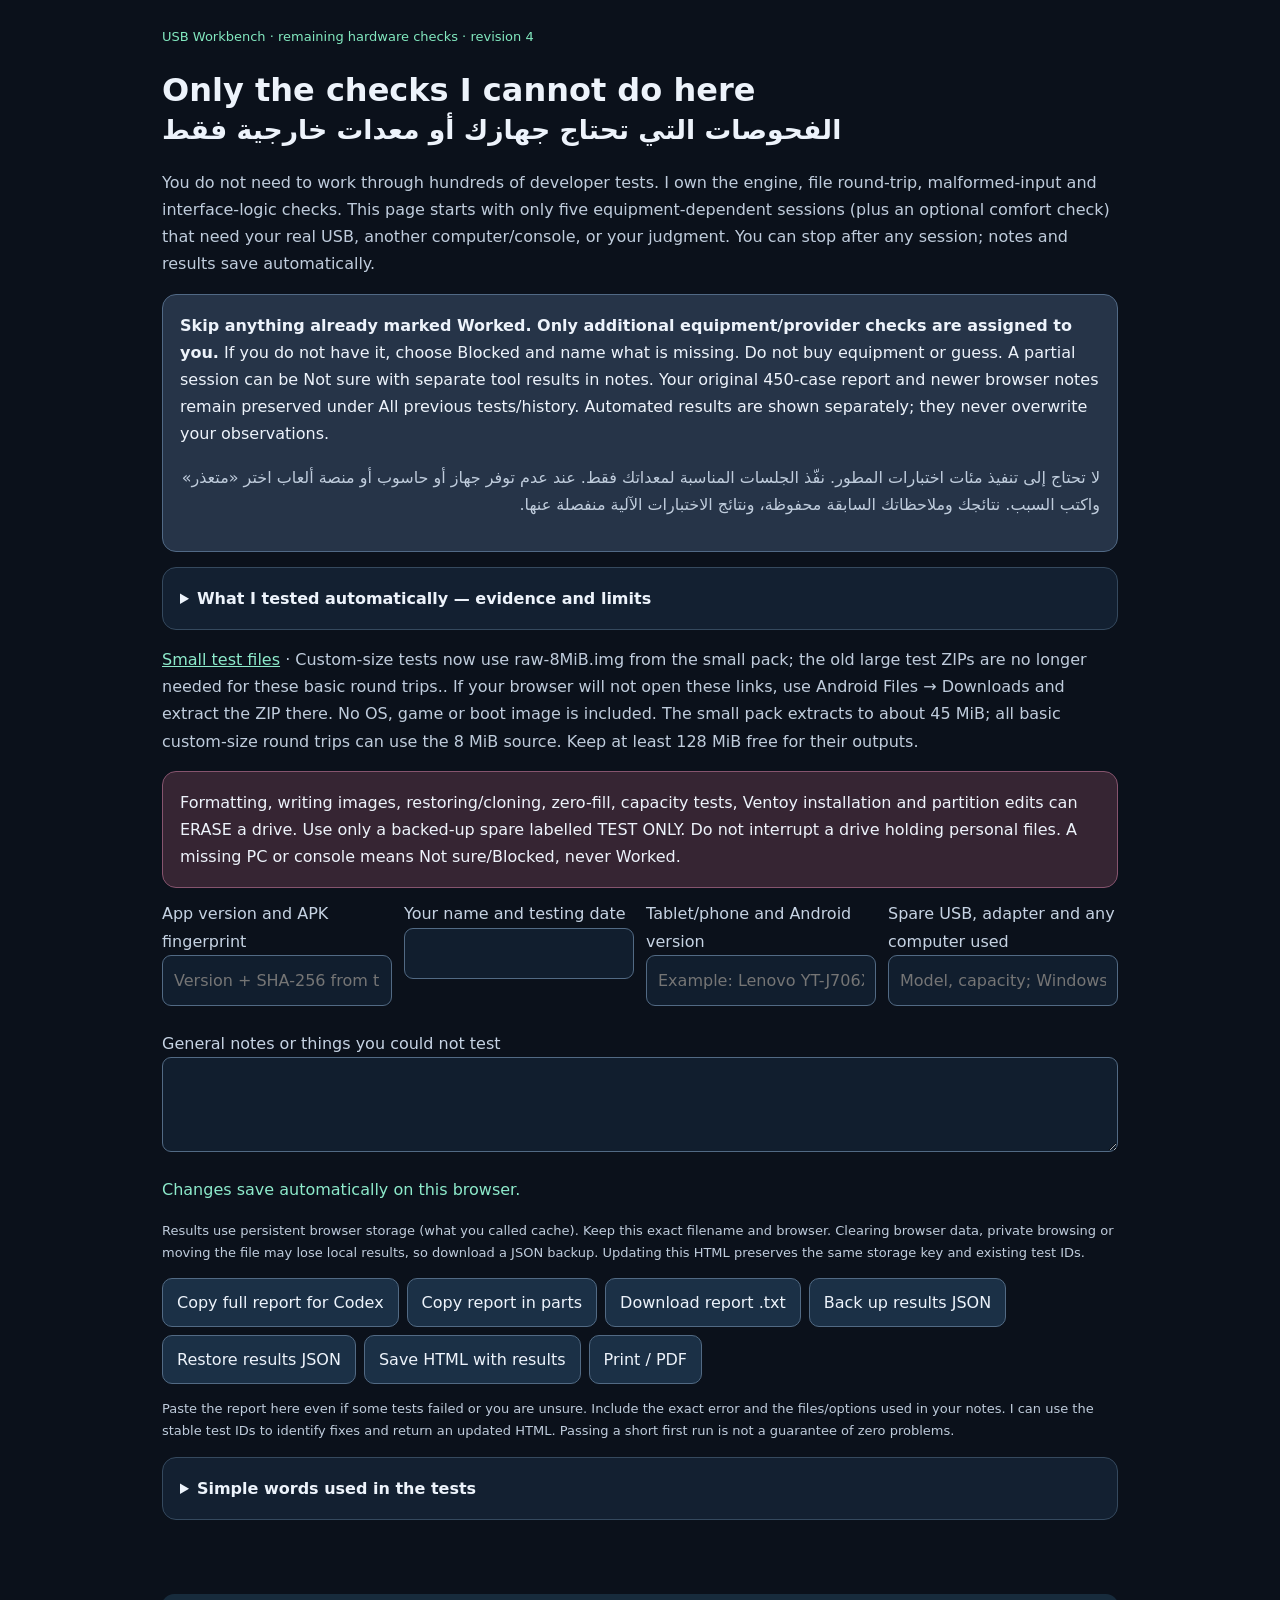
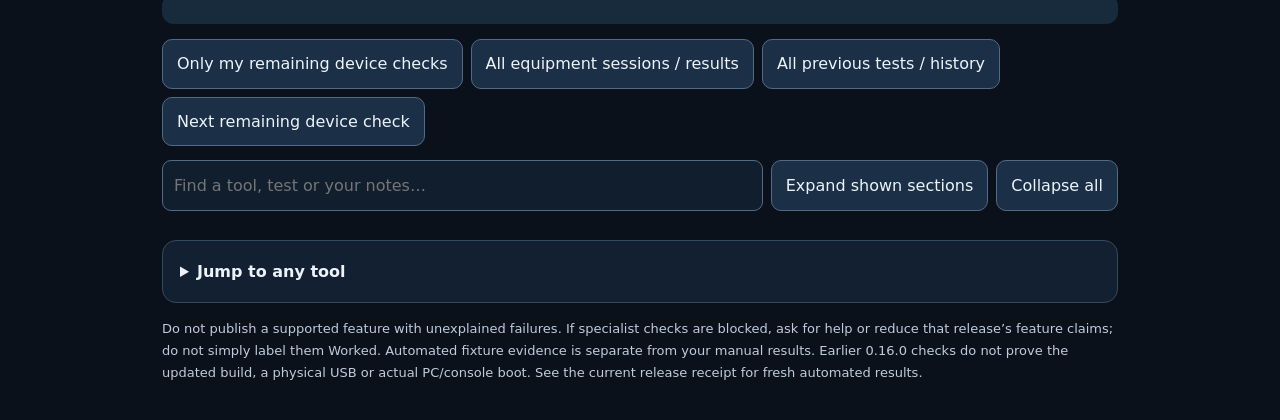
<file: tools/manual_notebook.html>
<!doctype html><html lang="en"><meta charset="utf-8"><meta name="viewport" content="width=device-width,initial-scale=1"><title>USB tests — step by step</title>
<style>
:root{color-scheme:dark}*{box-sizing:border-box}body{margin:0;background:#0b111b;color:#edf3fb;font:16px/1.7 system-ui,sans-serif}header,main{max-width:1000px;padding:22px;margin:auto}h1{font-size:32px;line-height:1.2}h2{font-size:21px}h3{font-size:18px;margin:0}p,li{overflow-wrap:anywhere}p{color:#bfccdc}.notice{padding:17px;background:#263448;border:1px solid #516985;border-radius:14px}.danger{background:#362533;border-color:#86546e}button,input,textarea{font:inherit}button{border:1px solid #526a84;border-radius:10px;padding:10px 14px;color:#edf3fb;background:#1b3046;min-height:46px;cursor:pointer}button.selected,button[aria-pressed=true]{background:#154c41;border-color:#79e9bf}button.fail.selected{background:#642a36}button.unsure.selected{background:#695021}button:focus,input:focus,textarea:focus,summary:focus{outline:3px solid #79e9bf;outline-offset:2px}input,textarea{padding:11px;width:100%;color:#edf3fb;background:#111e2e;border:1px solid #526a84;border-radius:9px}textarea{min-height:95px;resize:vertical}label{display:block;margin:12px 0;color:#c6d3e3}a{color:#8deacb}summary{padding:17px;cursor:pointer;font-weight:bold}details{margin:15px 0;border:1px solid #35495e;border-radius:14px;background:#132031}.inside{padding:0 18px 18px}.case{border-top:1px solid #40546a;padding:20px 0}.case p{margin:9px 0}.case li{margin:10px 0}.toolbar,.chips{display:flex;gap:8px;flex-wrap:wrap;margin:14px 0}.toolbar input{flex:1;min-width:190px}.meta{display:grid;grid-template-columns:repeat(auto-fit,minmax(230px,1fr));gap:12px}.tag{font-size:13px;color:#82e8bf}.small{font-size:13px}.scope{padding:12px;background:#0e1928;border-radius:10px;font-size:14px}.ar{direction:rtl}.hidden,[hidden]{display:none!important}#stats{background:#172b3c;border-radius:12px;padding:15px;margin:15px 0}#reporttext{min-height:320px;white-space:pre;font:13px/1.5 monospace}.toc{columns:2;column-width:230px}.toc a{display:block;padding:5px}.why{border-left:3px solid #70d6ad;padding-left:12px}#save-status{color:#8deacb}@media print{body,details{background:white;color:black}p,label{color:#222}.toolbar,.chips{display:none}details:not([open])>.inside{display:block}textarea,input{color:black;background:white}article{break-inside:avoid}.notice,.scope,#stats{color:black;background:#eee}header,main{max-width:none}}
</style>
<header>
<span class="tag">USB Workbench · remaining hardware checks · revision 4</span><h1>Only the checks I cannot do here<br><small>الفحوصات التي تحتاج جهازك أو معدات خارجية فقط</small></h1>
<p>You do not need to work through hundreds of developer tests. I own the engine, file round-trip, malformed-input and interface-logic checks. This page starts with only five equipment-dependent sessions (plus an optional comfort check) that need your real USB, another computer/console, or your judgment. You can stop after any session; notes and results save automatically.</p>
<div class="notice"><strong>Skip anything already marked Worked. Only additional equipment/provider checks are assigned to you.</strong> If you do not have it, choose Blocked and name what is missing. Do not buy equipment or guess. A partial session can be Not sure with separate tool results in notes. Your original 450-case report and newer browser notes remain preserved under All previous tests/history. Automated results are shown separately; they never overwrite your observations.<p class="ar">لا تحتاج إلى تنفيذ مئات اختبارات المطور. نفّذ الجلسات المناسبة لمعداتك فقط. عند عدم توفر جهاز أو حاسوب أو منصة ألعاب اختر «متعذر» واكتب السبب. نتائجك وملاحظاتك السابقة محفوظة، ونتائج الاختبارات الآلية منفصلة عنها.</p></div>
<details><summary>What I tested automatically — evidence and limits</summary><div class="inside" id="automation-evidence"></div></details>
<p><a href="USB-Test-Files.zip">Small test files</a> · Custom-size tests now use raw-8MiB.img from the small pack; the old large test ZIPs are no longer needed for these basic round trips.. If your browser will not open these links, use Android Files → Downloads and extract the ZIP there. No OS, game or boot image is included. The small pack extracts to about 45 MiB; all basic custom-size round trips can use the 8 MiB source. Keep at least 128 MiB free for their outputs.</p>
<div class="notice danger">Formatting, writing images, restoring/cloning, zero-fill, capacity tests, Ventoy installation and partition edits can ERASE a drive. Use only a backed-up spare labelled TEST ONLY. Do not interrupt a drive holding personal files. A missing PC or console means Not sure/Blocked, never Worked.</div>
<div class="meta"><label>App version and APK fingerprint<input data-meta="candidate" placeholder="Version + SHA-256 from the APK receipt"></label><label>Your name and testing date<input data-meta="tester"></label><label>Tablet/phone and Android version<input data-meta="device" placeholder="Example: Lenovo YT-J706X, Android 12"></label><label>Spare USB, adapter and any computer used<input data-meta="hardware" placeholder="Model, capacity; Windows/Linux/macOS if used"></label></div>
<label>General notes or things you could not test<textarea data-meta="notes"></textarea></label>
<p id="save-status" role="status">Changes save automatically on this browser.</p><p id="storage" class="small" role="status">Results use persistent browser storage (what you called cache). Keep this exact filename and browser. Clearing browser data, private browsing or moving the file may lose local results, so download a JSON backup. Updating this HTML preserves the same storage key and existing test IDs.</p>
<div class="toolbar"><button id="copyreport">Copy full report for Codex</button><button id="copypart">Copy report in parts</button><button id="downloadreport">Download report .txt</button><button id="export">Back up results JSON</button><button id="import">Restore results JSON</button><button id="savehtml">Save HTML with results</button><button id="print">Print / PDF</button><input id="importfile" hidden type="file" accept="application/json,.json"></div>
<div id="reportbox" hidden><label>Full report — if automatic copy is blocked, select all this text and Copy<textarea id="reporttext" readonly></textarea></label><p id="copy-status" role="status"></p></div>
<p class="small">Paste the report here even if some tests failed or you are unsure. Include the exact error and the files/options used in your notes. I can use the stable test IDs to identify fixes and return an updated HTML. Passing a short first run is not a guarantee of zero problems.</p>
<details><summary>Simple words used in the tests</summary><div class="inside"><p><strong>SHA-256 / fingerprint:</strong> 64 letters/numbers identifying a file’s exact bytes. The pack’s HASHES.txt lists the correct values. Compare using the app’s SHA-256 checksum tool; the complete value must match.</p><p><strong>Image:</strong> a file containing disk or archive data. Our samples are generated data, not bootable systems.</p><p><strong>Partition:</strong> a section of a drive. Usually select 1 for a whole drive image or normal single-partition USB. Select 0 only when the guide explicitly says the sample has no partition table.</p><p><strong>MBR / GPT:</strong> two ways a drive describes its partitions. Changing them can affect booting; use a spare.</p><p><strong>Independent check:</strong> open the output in Android Files, another program or a real computer. The app’s own “success” message is only one part of checking it.</p><p><strong>Not sure:</strong> you tried but cannot decide, or checked only part of the result. <strong>Blocked:</strong> you cannot run a required test because equipment/files/access are missing. Explain in notes. <strong>Not applicable:</strong> outside the features you will publish, with a reason; it is not a shortcut around a supported tool.</p></div></details>
</header>
<main><div id="stats" role="status"></div><div class="toolbar"><button id="remaining">Only my remaining device checks</button><button id="guided">All equipment sessions / results</button><button id="alltests">All previous tests / history</button><button id="nexttest">Next remaining device check</button></div><div class="toolbar"><input id="search" type="search" placeholder="Find a tool, test or your notes…"><button id="expand">Expand shown sections</button><button id="collapse">Collapse all</button></div><div id="filters" class="chips"></div><details><summary>Jump to any tool</summary><div class="inside toc" id="toolnav"></div></details><div id="sections"></div><p class="small">Do not publish a supported feature with unexplained failures. If specialist checks are blocked, ask for help or reduce that release’s feature claims; do not simply label them Worked. Automated fixture evidence is separate from your manual results. Earlier 0.16.0 checks do not prove the updated build, a physical USB or actual PC/console boot. See the current release receipt for fresh automated results.</p></main>
<script id="saved-results" type="application/json">{}</script><script>
var SECTIONS=__DATA__;
var CURRENT_CANDIDATE=__CANDIDATE__;
var AUTOMATION=__AUTOMATION__;
(function(){'use strict';
var KEY='usbworkbench-manual-tests-v1',allowed={todo:1,pass:1,fail:1,unsure:1,blocked:1,na:1},labels={todo:'Not tested',pass:'Worked',fail:'Did not work',unsure:'Not sure',blocked:'Blocked / need help',na:'Not applicable'},filter='all',mode='human',reportParts=null,partIndex=0,state={schema:1,updated:0,meta:{},cases:{},tools:{}};
var $=function(id){return document.getElementById(id);};
function esc(s){return String(s||'').replace(/[&<>"']/g,function(c){return {'&':'&amp;','<':'&lt;','>':'&gt;','"':'&quot;',"'":'&#39;'}[c];});}
function valid(s){if(!s||s.schema!==1||!s.cases||!s.meta||!s.tools)throw Error('Unrecognized backup');var out={schema:1,updated:Number(s.updated)||0,meta:{},cases:{},tools:{}};['candidate','tester','device','hardware','notes'].forEach(function(k){out.meta[k]=String(s.meta[k]||'').slice(0,100000);});SECTIONS.forEach(function(g){out.tools[g.id]=String(s.tools[g.id]||'').slice(0,100000);g.cases.forEach(function(c){var v=s.cases[c.id];if(v)out.cases[c.id]={status:Object.prototype.hasOwnProperty.call(allowed,v.status)?v.status:'todo',notes:String(v.notes||'').slice(0,100000),candidate:String(v.candidate||'').slice(0,1000),testedAt:Number(v.testedAt)||0};});});return out;}
try{var seed=JSON.parse($('saved-results').textContent);if(seed.schema===1)state=valid(seed);}catch(e){}
try{var saved=JSON.parse(localStorage.getItem(KEY));if(saved){var cached=valid(saved);SECTIONS.forEach(function(g){if(Object.prototype.hasOwnProperty.call(cached.tools,g.id)&&(cached.updated>state.updated||cached.tools[g.id]))state.tools[g.id]=cached.tools[g.id];g.cases.forEach(function(c){var x=cached.cases[c.id],y=state.cases[c.id];if(x&&(!y||x.testedAt>=y.testedAt||cached.updated>state.updated))state.cases[c.id]=x;});});['tester','device','hardware','notes'].forEach(function(k){if(cached.updated>state.updated||cached.meta[k])state.meta[k]=cached.meta[k];});state.updated=Math.max(state.updated,cached.updated);}}catch(e){$('storage').textContent='Storage unavailable. Download JSON or save the HTML with results before closing.';}
state.meta.candidate=CURRENT_CANDIDATE;
function get(id){return state.cases[id]||{status:'todo',notes:'',candidate:'',testedAt:0};}
function stale(v,c){return v.status==='pass'&&v.candidate!==state.meta.candidate&&(!c||c.needsRetest);}
function unfinished(c,v){return !(v.status==='pass'&&!stale(v,c))&&!(v.status==='na'&&v.notes.trim());}
function persist(){reportParts=null;partIndex=0;$('copypart').textContent='Copy report in parts';state.updated=Date.now();try{localStorage.setItem(KEY,JSON.stringify(state));$('save-status').textContent='Saved on this browser at '+new Date(state.updated).toLocaleTimeString()+'.';}catch(e){$('save-status').textContent='Automatic save failed — use JSON backup or Save HTML now.';}stats();}
function stats(){var total=0,done=0,blocked=0,old=0,reason=0,untested=0;SECTIONS.forEach(function(g){g.cases.forEach(function(c){var v=get(c.id);if(!c.humanOnly||c.optional)return;total++;if(stale(v,c))old++;if(v.status==='na'&&!v.notes.trim())reason++;if(v.status==='pass'&&!stale(v,c)||v.status==='na'&&v.notes.trim())done++;if(v.status==='blocked')blocked++;});});$('stats').textContent='Your device-only sessions: '+done+' / '+total+' completed · '+blocked+' blocked by equipment/access. Sessions combine related tools; list individual successes and problems in notes. Developer checks and your old results are kept separately. '+old+' need retesting; '+reason+' N/A cases need a reason. Missing hardware checks are not silently marked passed.';}

function steps(c){return Array.isArray(c.steps)?'<ol>'+c.steps.map(function(s){return '<li>'+esc(s)+'</li>';}).join('')+'</ol>':'<p>'+esc(c.steps)+'</p>';}
function render(){var q=$('search').value.toLowerCase(),html='';SECTIONS.forEach(function(g){var cs=g.cases.filter(function(c){var v=get(c.id);return(mode==='all'||mode==='human'&&c.humanOnly&&!c.optional&&unfinished(c,v)||mode==='sessions'&&c.humanOnly)&&(filter==='all'||v.status===filter||filter==='todo'&&stale(v,c))&&(!q||(g.name+' '+c.title+' '+c.steps+' '+c.why+' '+c.need+' '+v.notes+' '+(state.tools[g.id]||'')).toLowerCase().indexOf(q)>=0);});if(!cs.length)return;
html+='<details id="group-'+g.id+'"><summary>'+esc(g.name)+' · '+cs.length+'</summary><div class="inside">'+(g.scope?'<details class="scope"><summary>Supported scope / النطاق المدعوم</summary>'+esc(g.scope[0])+'<p class="ar">'+esc(g.scope[1])+'</p></details>':'')+'<label>Notes for this tool or section<textarea data-tool="'+g.id+'">'+esc(state.tools[g.id]||'')+'</textarea></label>';
cs.forEach(function(c){var v=get(c.id);html+='<article class="case" id="case-'+c.id+'"><span class="tag">'+esc(c.id)+(c.humanOnly?' · Needs your equipment / judgment':' · Developer-owned / historical')+'</span><h3>'+esc(c.title)+'</h3><p class="why"><strong>Why test this?</strong> '+esc(c.why||g.why||'This checks a failure path or compatibility claim beyond the basic example. Ask the developer if the specialist steps are unfamiliar.')+'</p>'+(c.need?'<p><strong>Before you start:</strong> '+esc(c.need)+'</p>':'')+(c.developerOwned?'<p class="notice">'+esc(c.automationScope)+'<br>Related fixture suites: '+esc((c.automationSuites||[]).join(', ')||'See developer evidence / release review')+'</p>':'')+'<strong>Do these steps:</strong>'+steps(c)+'<p><strong>It worked only if:</strong> '+esc(c.expected)+'</p>'+(c.extra?'<div class="notice">'+esc(c.extra)+'</div>':'')+(stale(v,c)?'<p class="notice danger">This passed on another candidate. Retest before marking the new version Worked.</p>':'')+'<div class="toolbar result">'+Object.keys(labels).map(function(k){return '<button class="'+k+' '+(v.status===k?'selected':'')+'" aria-pressed="'+(v.status===k)+'" data-case="'+c.id+'" data-status="'+k+'">'+esc(labels[k])+'</button>';}).join('')+'</div><label>Your notes — chosen file/USB/options, what happened, exact error, screenshot filename<textarea data-notes="'+c.id+'" placeholder="Example: NTFS, GPT, 16 GB spare; stopped during verification; error ...">'+esc(v.notes)+'</textarea></label></article>';});html+='</div></details>';});$('sections').innerHTML=html||'<p>No matching tests. Try All checks or clear the search.</p>';stats();}
$('automation-evidence').innerHTML='<p>'+esc(AUTOMATION.summary||'Evidence is being generated; do not infer passes.')+'</p><p>Exact candidate: '+esc(AUTOMATION.candidate||CURRENT_CANDIDATE)+'</p><ul>'+(AUTOMATION.runs||[]).map(function(r){return '<li>'+esc(r.label||r.script||r.name)+': '+(r.exitCode===0?'PASS':'NOT PASSED')+' — '+esc((r.passLines||[]).join('; ')||r.log||'')+'</li>';}).join('')+'</ul><p>These are generated-fixture, code and package checks. They do not prove every provider, USB controller, OS mount, actual boot or accessibility environment. Production signing and specialist release review remain developer work.</p>';
$('filters').innerHTML=[['all','All results'],['todo','Not tested / retest'],['fail','Did not work'],['unsure','Not sure'],['blocked','Blocked'],['pass','Worked'],['na','Not applicable']].map(function(x){return '<button data-filter="'+x[0]+'" aria-pressed="'+(filter===x[0])+'">'+x[1]+'</button>';}).join('');
$('toolnav').innerHTML=SECTIONS.filter(function(g){return g.id.indexOf('tool-')===0&&!g.retired;}).map(function(g){return '<a href="#group-'+g.id+'" data-jump="'+g.id+'">'+esc(g.name)+'</a>';}).join('');
function fields(){Array.prototype.forEach.call(document.querySelectorAll('[data-meta]'),function(el){el.value=state.meta[el.dataset.meta]||'';});}
fields();
document.addEventListener('input',function(e){var el=e.target;if(el.id==='search'){render();return;}if(el.dataset.meta)state.meta[el.dataset.meta]=el.value;else if(el.dataset.tool)state.tools[el.dataset.tool]=el.value;else if(el.dataset.notes){var v=get(el.dataset.notes);state.cases[el.dataset.notes]={status:v.status,notes:el.value,candidate:v.candidate||'',testedAt:v.testedAt||0};}else return;persist();});
document.addEventListener('click',function(e){var a=e.target.closest('[data-jump]');if(a&&a.dataset.jump){mode='all';filter='all';$('search').value='';render();var section=$('group-'+a.dataset.jump);if(section){section.open=true;if(section.scrollIntoView)section.scrollIntoView();}return;}var b=e.target.closest('button');if(!b)return;if(b.dataset.status){if(b.dataset.status==='pass'&&!String(state.meta.candidate||'').trim()){alert('Record the candidate version and APK hash above before marking Worked.');return;}var id=b.dataset.case;state.cases[id]={status:b.dataset.status,notes:get(id).notes,candidate:state.meta.candidate||'',testedAt:Date.now()};Array.prototype.forEach.call(b.parentNode.querySelectorAll('button'),function(x){x.classList.toggle('selected',x===b);x.setAttribute('aria-pressed',x===b?'true':'false');});persist();}else if(b.dataset.filter){filter=b.dataset.filter;Array.prototype.forEach.call($('filters').children,function(x){x.setAttribute('aria-pressed',x===b?'true':'false');});render();}});
function download(name,text,type){var blob=new Blob([text],{type:type}),url=URL.createObjectURL(blob),a=document.createElement('a');a.href=url;a.download=name;document.body.appendChild(a);a.click();a.remove();setTimeout(function(){URL.revokeObjectURL(url);},30000);}
function report(){var lines=['USB WORKBENCH — COMPLETE MANUAL TEST REPORT','Guide revision: 4','Generated: '+new Date().toISOString(),'Candidate: '+(state.meta.candidate||'not recorded'),'Tester/date: '+(state.meta.tester||'not recorded'),'Android/device: '+(state.meta.device||'not recorded'),'USB/adapter/PC: '+(state.meta.hardware||'not recorded'),'General notes: '+(state.meta.notes||'(none)'),'','Every test is listed below, including not tested. Stable IDs refer to USBtests.html. Include the JSON backup when possible. No result below is automatically inferred from previous automated tests.'];lines.push('','AUTOMATED EVIDENCE (separate from manual observations)',JSON.stringify(AUTOMATION,null,2));SECTIONS.forEach(function(g){lines.push('','=== '+g.name+' ===');if(state.tools[g.id])lines.push('TOOL/SECTION NOTES: '+state.tools[g.id]);g.cases.forEach(function(c){var v=get(c.id);if(c.developerOwned)lines.push('OWNER: developer / historical; related fixture suites: '+(c.automationSuites||[]).join(', ')+'; real-hardware checks consolidated into human-only-v4.');lines.push('['+c.id+'] '+labels[v.status]+(stale(v,c)?' — RETEST REQUIRED':'')+' | '+c.title);if(v.testedAt)lines.push('Recorded: '+new Date(v.testedAt).toISOString()+' | Candidate: '+v.candidate);if(v.status==='fail'||v.status==='unsure'||v.status==='blocked')lines.push('Expected: '+c.expected);if(v.notes)lines.push('NOTES: '+v.notes);else if(v.status==='fail'||v.status==='unsure'||v.status==='blocked'||v.status==='na')lines.push('NOTES: (not supplied — please explain)');});});return lines.join('\n');}
function showReport(){var text=report();$('reportbox').hidden=false;$('reporttext').value=text;return text;}
$('copyreport').onclick=function(){var text=showReport();$('copy-status').textContent='Report ready. If copying is blocked, select all text above and Copy.';if(typeof navigator!=='undefined'&&navigator.clipboard&&navigator.clipboard.writeText)navigator.clipboard.writeText(text).then(function(){$('copy-status').textContent='Copied the FULL report. Paste it into our chat.';},function(){$('copy-status').textContent='Browser blocked automatic copy. Select all report text and Copy, or download the .txt file.';});else{var el=$('reporttext');if(el.focus)el.focus();if(el.select)el.select();try{if(document.execCommand&&document.execCommand('copy'))$('copy-status').textContent='Copied the FULL report. Paste it into our chat.';}catch(e){}}};
$('copypart').onclick=function(){if(!reportParts){reportParts=[];var text=report(),at=0;while(at<text.length){var end=Math.min(at+12000,text.length);if(end<text.length){var newline=text.lastIndexOf('\n',end-1);if(newline>at+6000)end=newline+1;var code=text.charCodeAt(end-1);if(code>=55296&&code<=56319)end--;}reportParts.push(text.slice(at,end));at=end;}partIndex=0;}var index=partIndex,text='USBTESTS REPORT PART '+(index+1)+' / '+reportParts.length+'\n'+reportParts[index];$('reportbox').hidden=false;$('reporttext').value=text;var el=$('reporttext');if(el.focus)el.focus();if(el.select)el.select();$('copy-status').textContent='Part '+(index+1)+' of '+reportParts.length+' ready. Copy the box and paste it into chat, then press this button for the next part.';if(typeof navigator!=='undefined'&&navigator.clipboard&&navigator.clipboard.writeText)navigator.clipboard.writeText(text).then(function(){},function(){});partIndex=(partIndex+1)%reportParts.length;$('copypart').textContent='Copy part '+(partIndex+1)+' of '+reportParts.length+(partIndex===0?' (start again)':'');};
$('downloadreport').onclick=function(){download('USBtests-full-report.txt',showReport(),'text/plain;charset=utf-8');};
$('export').onclick=function(){download('USBtests-results-'+new Date().toISOString().slice(0,10)+'.json',JSON.stringify(state,null,2),'application/json');};
$('savehtml').onclick=function(){$('saved-results').textContent=JSON.stringify(state).replace(/</g,'\\u003c');download('USBtests-with-results.html','<!doctype html>\n'+document.documentElement.outerHTML,'text/html;charset=utf-8');};
$('import').onclick=function(){$('importfile').click();};$('importfile').onchange=function(){var f=this.files[0];if(!f)return;if(f.size>10000000){alert('Backup exceeds 10 MB.');return;}var reader=new FileReader();reader.onload=function(){try{var next=valid(JSON.parse(reader.result));if(!confirm('Replace current results with this backup? Download your current JSON first if needed.'))return;state=next;state.meta.candidate=CURRENT_CANDIDATE;persist();fields();render();}catch(e){alert('Invalid backup. Existing results kept.');}};reader.readAsText(f);this.value='';};
$('remaining').onclick=function(){mode='human';filter='all';render();};$('guided').onclick=function(){mode='sessions';render();};$('alltests').onclick=function(){mode='all';render();};
$('nexttest').onclick=function(){var id=null,group=null;SECTIONS.some(function(g){return g.cases.some(function(c){var v=get(c.id);if(c.humanOnly&&!c.optional&&(v.status==='todo'||stale(v,c))){id=c.id;group=g.id;return true;}return false;});});if(!id){alert('No remaining device checks. Keep your report and send it back; missing equipment can stay Blocked.');return;}mode='human';filter='all';$('search').value='';render();$('group-'+group).open=true;var el=$('case-'+id);if(el&&el.scrollIntoView)el.scrollIntoView();};
$('expand').onclick=function(){Array.prototype.forEach.call(document.querySelectorAll('#sections > details'),function(d){d.open=true;});};$('collapse').onclick=function(){Array.prototype.forEach.call(document.querySelectorAll('details'),function(d){d.open=false;});};$('print').onclick=function(){window.print();};render();
})();
</script></html>
</file>
